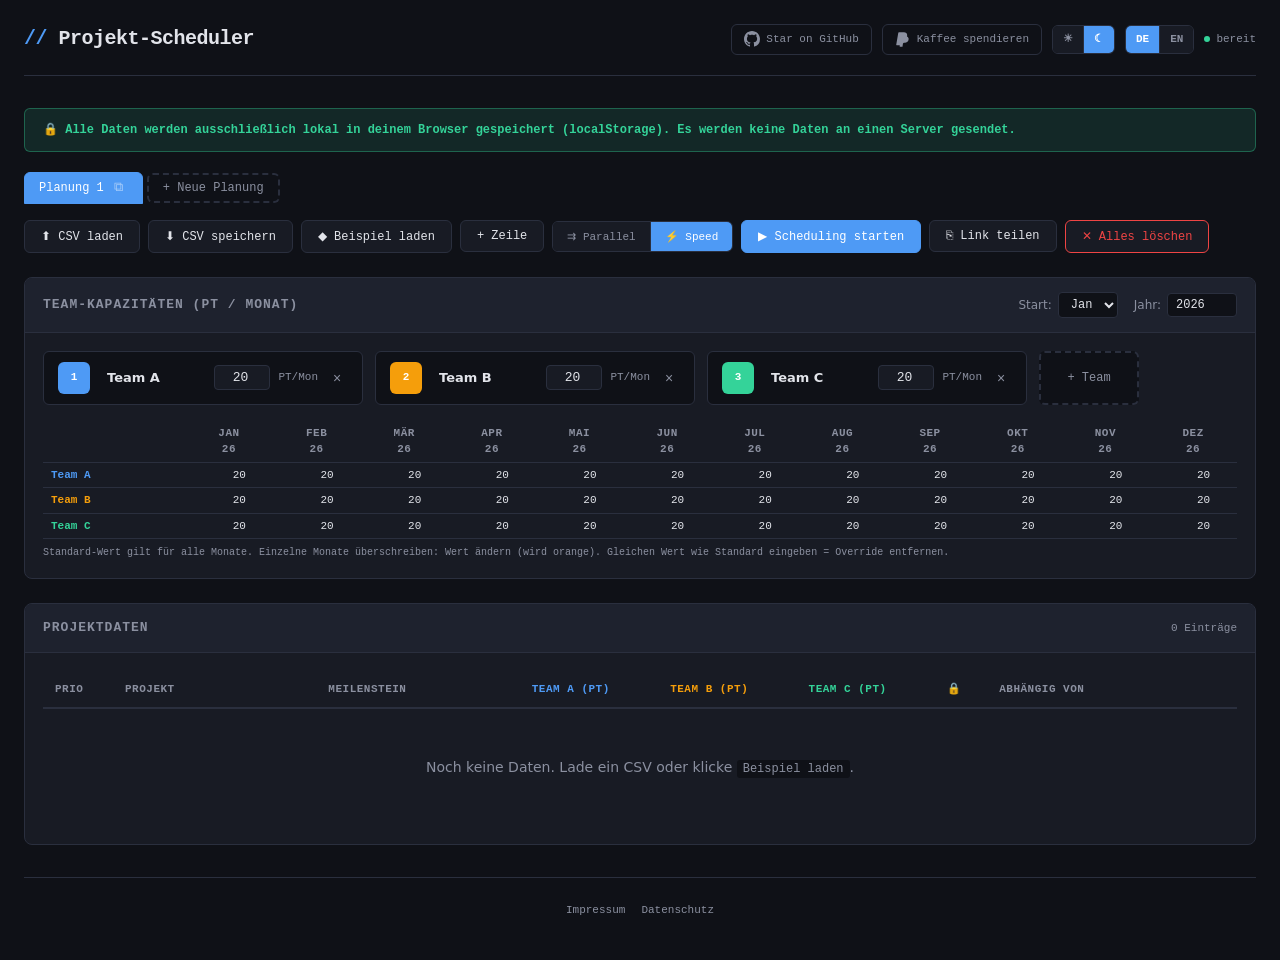
<file: index.html>
<!DOCTYPE html>
<html lang="de">
<head>
<meta charset="UTF-8">
<meta name="viewport" content="width=device-width, initial-scale=1.0">
<title>Projekt-Scheduler</title>
<link rel="stylesheet" href="style.css">
</head>
<body>
<div class="app">
  <div id="appHeader"></div>
  <div id="appDisclaimer"></div>
  <div id="planningBar"></div>
  <div id="appToolbar"></div>
  <div class="panels">
    <div class="panel">
      <div class="panel-header">
        <h2 id="panelCapTitle"></h2>
        <div class="settings-row">
          <label><span id="lblStart"></span><select id="startMonth"></select></label>
          <label><span id="lblYear"></span><input type="number" id="startYear" value="2026" style="width:70px"></label>
        </div>
      </div>
      <div class="panel-body">
        <div class="capacity-grid" id="capacityGrid"></div>
        <div id="capMonthlyGrid" style="margin-top:16px;"></div>
      </div>
    </div>
    <div class="panel">
      <div class="panel-header">
        <h2 id="panelDataTitle"></h2>
        <span style="font-size:11px;color:var(--text2);font-family:var(--mono)" id="rowCount"></span>
      </div>
      <div class="panel-body">
        <div class="table-wrap">
          <table><thead><tr id="tableHead"></tr></thead><tbody id="dataBody"></tbody></table>
          <div class="empty-state" id="emptyState"></div>
        </div>
      </div>
    </div>
    <div class="panel" id="ganttPanel" style="display:none">
      <div class="panel-header">
        <h2 id="panelGanttTitle"></h2>
        <span style="font-size:11px;color:var(--text2);font-family:var(--mono)" id="schedInfo"></span>
      </div>
      <div class="panel-body">
        <div class="gantt-container"><div class="gantt" id="ganttChart"></div><div class="capacity-overview" id="capOverview"></div></div>
      </div>
    </div>
    <div class="panel" id="warnPanel" style="display:none">
      <div class="panel-header"><h2 id="panelAnalysisTitle"></h2></div>
      <div class="panel-body"><ul class="warning-list" id="warnings"></ul></div>
    </div>
  </div>
  <footer id="appFooter"></footer>
</div>

<div class="modal-overlay" id="modalImpressum" onclick="if(event.target===this)closeModal('modalImpressum')">
  <div class="modal" id="modalImpressumContent"></div>
</div>
<div class="modal-overlay" id="modalDatenschutz" onclick="if(event.target===this)closeModal('modalDatenschutz')">
  <div class="modal" id="modalDatenschutzContent"></div>
</div>

<div class="toast" id="toast"></div>
<input type="file" id="csvInput" accept=".csv" onchange="importCSV(event)">

<script src="app.js"></script>
</body>
</html>
</file>
<file: style.css>
:root {
  --bg: #0f1117; --bg2: #181b24; --bg3: #1e222e;
  --border: #2a2f3e; --text: #e2e4ea; --text2: #8b90a0;
  --accent: #4e9af5; --accent2: #3b7dd8;
  --green: #34d399; --orange: #f59e0b; --red: #ef4444;
  --radius: 6px;
  --mono: 'SF Mono', 'Cascadia Code', 'Fira Code', Menlo, Consolas, 'Liberation Mono', monospace;
  --sans: -apple-system, BlinkMacSystemFont, 'Segoe UI', system-ui, Roboto, 'Helvetica Neue', Arial, sans-serif;
}
:root[data-theme="light"] {
  --bg: #f5f6f8; --bg2: #ffffff; --bg3: #ebedf2;
  --border: #d1d5de; --text: #1a1d27; --text2: #5f6577;
  --accent: #2563eb; --accent2: #1d4ed8;
  --green: #16a34a; --orange: #d97706; --red: #dc2626;
}
* { margin:0; padding:0; box-sizing:border-box; }
body { font-family:var(--sans); background:var(--bg); color:var(--text); min-height:100vh; line-height:1.5; }
.app { max-width:1440px; margin:0 auto; padding:24px; }

header { display:flex; align-items:center; justify-content:space-between; margin-bottom:32px; padding-bottom:20px; border-bottom:1px solid var(--border); flex-wrap:wrap; gap:12px; }
header h1 { font-family:var(--mono); font-size:20px; font-weight:700; letter-spacing:-0.5px; }
header h1 span { color:var(--accent); }
.header-right { display:flex; align-items:center; gap:10px; flex-wrap:wrap; }
.save-indicator { font-family:var(--mono); font-size:11px; color:var(--text2); display:flex; align-items:center; gap:6px; }
.save-dot { width:6px; height:6px; border-radius:50%; background:var(--green); transition:background .3s; }
.save-dot.saving { background:var(--orange); }
.header-link { font-family:var(--mono); font-size:11px; color:var(--text2); text-decoration:none; display:flex; align-items:center; gap:6px; padding:6px 12px; border:1px solid var(--border); border-radius:var(--radius); transition:all .2s; }
.header-link:hover { color:var(--text); border-color:var(--text2); background:var(--bg3); }
.header-link.paypal-link:hover { color:#0070ba; border-color:#0070ba; }
.lang-toggle { font-family:var(--mono); font-size:11px; font-weight:600; display:flex; border:1px solid var(--border); border-radius:var(--radius); overflow:hidden; }
.lang-toggle button { padding:5px 10px; border:none; background:var(--bg2); color:var(--text2); cursor:pointer; font:inherit; transition:all .15s; }
.lang-toggle button:not(:last-child) { border-right:1px solid var(--border); }
.lang-toggle button.active { background:var(--accent); color:#fff; }
.lang-toggle button:hover:not(.active) { color:var(--text); background:var(--bg3); }

.disclaimer-bar { font-family:var(--mono); font-size:12px; font-weight:600; color:var(--green); background:rgba(52,211,153,.12); border:1px solid rgba(52,211,153,.35); border-radius:var(--radius); padding:12px 18px; margin-bottom:20px; display:flex; align-items:center; gap:8px; }

/* ── Planning bar (tabs) ── */
.planning-bar { display:flex; gap:4px; margin-bottom:16px; flex-wrap:wrap; align-items:center; }
.planning-tab { font-family:var(--mono); font-size:12px; padding:6px 14px; border:1px solid var(--border); border-radius:var(--radius) var(--radius) 0 0; background:var(--bg2); color:var(--text2); cursor:pointer; display:flex; align-items:center; gap:6px; transition:all .15s; }
.planning-tab:hover { border-color:var(--text2); color:var(--text); }
.planning-tab.active { background:var(--accent); color:#fff; border-color:var(--accent); }
.planning-tab .tab-name { cursor:pointer; }
.planning-tab .tab-dup, .planning-tab .tab-del { width:18px; height:18px; border:none; background:none; color:inherit; cursor:pointer; border-radius:3px; font-size:13px; display:flex; align-items:center; justify-content:center; opacity:0.5; padding:0; font-family:var(--mono); }
.planning-tab .tab-dup:hover { opacity:1; background:rgba(255,255,255,.2); }
.planning-tab .tab-del:hover { opacity:1; background:rgba(239,68,68,.3); color:var(--red); }
.planning-tab.active .tab-del:hover { background:rgba(255,255,255,.2); color:#fff; }
.planning-add { font-family:var(--mono); font-size:12px; padding:6px 14px; border:2px dashed var(--border); border-radius:var(--radius); background:none; color:var(--text2); cursor:pointer; transition:all .15s; }
.planning-add:hover { border-color:var(--accent); color:var(--accent); }

.toolbar { display:flex; gap:8px; flex-wrap:wrap; margin-bottom:24px; align-items:center; }
.btn { font-family:var(--mono); font-size:12px; font-weight:500; padding:8px 16px; border:1px solid var(--border); border-radius:var(--radius); background:var(--bg2); color:var(--text); cursor:pointer; transition:all .15s; display:flex; align-items:center; gap:6px; white-space:nowrap; }
.btn:hover { border-color:var(--accent); color:var(--accent); }
.btn.primary { background:var(--accent); border-color:var(--accent); color:#fff; }
.btn.primary:hover { background:var(--accent2); }
.btn.danger { border-color:var(--red); color:var(--red); }
.btn.danger:hover { background:var(--red); color:#fff; }

.strategy-toggle { display:flex; gap:0; border:1px solid var(--border); border-radius:var(--radius); overflow:hidden; align-items:stretch; }
.strategy-toggle .btn { border:none; border-radius:0; margin:0; font-size:11px; padding:8px 14px; color:var(--text2); }
.strategy-toggle .btn:not(:last-child) { border-right:1px solid var(--border); }
.strategy-toggle .btn:hover { color:var(--text); background:var(--bg3); border-color:transparent; }
.strategy-toggle .btn.active { background:var(--accent); color:#fff; }

.parallel-n { display:flex; align-items:center; border-right:1px solid var(--border); background:rgba(78,154,245,.12); }
.pn-btn { width:22px; height:100%; border:none; background:none; color:var(--accent); cursor:pointer; font-size:14px; font-family:var(--mono); font-weight:700; line-height:1; padding:0; transition:background .15s; }
.pn-btn:hover:not(:disabled) { background:rgba(78,154,245,.2); }
.pn-btn:disabled { opacity:0.3; cursor:default; }
.pn-val { font-family:var(--mono); font-size:12px; font-weight:700; color:var(--accent); min-width:20px; text-align:center; padding:0 2px; }

.panels { display:grid; grid-template-columns:1fr; gap:24px; }
.panel { background:var(--bg2); border:1px solid var(--border); border-radius:8px; overflow:hidden; }
.panel-header { display:flex; align-items:center; justify-content:space-between; padding:14px 18px; border-bottom:1px solid var(--border); background:var(--bg3); flex-wrap:wrap; gap:8px; }
.panel-header h2 { font-family:var(--mono); font-size:13px; font-weight:600; text-transform:uppercase; letter-spacing:1px; color:var(--text2); }
.panel-body { padding:18px; }

.capacity-grid { display:flex; flex-wrap:wrap; gap:12px; align-items:stretch; }
.cap-card { display:flex; align-items:center; gap:8px; padding:10px 14px; background:var(--bg); border:1px solid var(--border); border-radius:var(--radius); flex:0 1 320px; position:relative; min-width:240px; }
.cap-badge { font-family:var(--mono); font-size:11px; font-weight:700; width:32px; height:32px; border-radius:6px; display:flex; align-items:center; justify-content:center; color:#fff; flex-shrink:0; cursor:pointer; }
.cap-name-input { flex:1; font-family:var(--sans); font-size:13px; font-weight:600; padding:4px 8px; border:1px solid transparent; border-radius:4px; background:transparent; color:var(--text); min-width:0; }
.cap-name-input:focus { outline:none; border-color:var(--accent); background:var(--bg); }
.cap-num-input { width:56px; font-family:var(--mono); font-size:13px; padding:4px 6px; border:1px solid var(--border); border-radius:4px; background:var(--bg2); color:var(--text); text-align:right; }
.cap-num-input:focus { outline:none; border-color:var(--accent); }
.cap-unit { font-family:var(--mono); font-size:11px; color:var(--text2); }
.cap-del { width:22px; height:22px; border:none; background:none; color:var(--text2); cursor:pointer; border-radius:4px; font-size:14px; display:flex; align-items:center; justify-content:center; flex-shrink:0; }
.cap-del:hover { background:var(--red); color:#fff; }
.cap-add { display:flex; align-items:center; justify-content:center; min-width:100px; flex:0 0 auto; padding:10px 20px; background:var(--bg); border:2px dashed var(--border); border-radius:var(--radius); cursor:pointer; font-family:var(--mono); font-size:12px; color:var(--text2); transition:all .15s; }
.cap-add:hover { border-color:var(--accent); color:var(--accent); }

/* ── Monthly capacity table (single merged block) ── */
.cap-monthly { overflow-x:auto; }
.cap-monthly table { border-collapse:collapse; font-family:var(--mono); font-size:11px; }
.cap-monthly th { padding:4px 6px; text-align:center; color:var(--text2); font-weight:600; min-width:56px; border-bottom:1px solid var(--border); white-space:nowrap; }
.cap-monthly th:first-child { text-align:left; position:sticky; left:0; background:var(--bg2); z-index:1; min-width:120px; }
.cap-monthly td { padding:2px; text-align:center; border-bottom:1px solid var(--border); }
.cap-monthly td:first-child { text-align:left; position:sticky; left:0; background:var(--bg2); z-index:1; padding:4px 8px; font-weight:600; }
.cap-monthly input { width:48px; font-family:var(--mono); font-size:11px; text-align:center; padding:3px 2px; border:1px solid transparent; border-radius:3px; background:transparent; color:var(--text); }
.cap-monthly input:hover { border-color:var(--border); }
.cap-monthly input:focus { outline:none; border-color:var(--accent); background:var(--bg); }
.cap-monthly input.override { color:var(--orange); font-weight:700; }
.cap-monthly-hint { font-family:var(--mono); font-size:10px; color:var(--text2); margin-top:6px; }

.settings-row { display:flex; align-items:center; gap:16px; flex-wrap:wrap; }
.settings-row label { font-size:12px; color:var(--text2); display:flex; align-items:center; gap:6px; }
.settings-row select, .settings-row input[type="number"] { font-family:var(--mono); font-size:12px; padding:4px 8px; border:1px solid var(--border); border-radius:4px; background:var(--bg); color:var(--text); }
.settings-row select:focus, .settings-row input:focus { outline:none; border-color:var(--accent); }

.table-wrap { overflow-x:auto; overflow-y:auto; max-height:70vh; margin:0 -18px; padding:0 18px; }
table { width:100%; border-collapse:collapse; font-size:13px; }
thead th { font-family:var(--mono); font-size:11px; font-weight:600; text-transform:uppercase; letter-spacing:.5px; color:var(--text2); text-align:left; padding:10px 12px; border-bottom:2px solid var(--border); white-space:nowrap; position:sticky; top:0; background:var(--bg2); z-index:2; }
tbody td { padding:8px 12px; border-bottom:1px solid var(--border); vertical-align:middle; }
tbody tr:hover { background:var(--bg3); }
td input { font-family:var(--mono); font-size:13px; padding:4px 8px; border:1px solid transparent; border-radius:4px; background:transparent; color:var(--text); width:100%; }
td input:hover { border-color:var(--border); }
td input:focus { outline:none; border-color:var(--accent); background:var(--bg); }
td input[type="number"] { width:70px; text-align:right; }
.row-del { width:28px; height:28px; border:none; background:none; color:var(--text2); cursor:pointer; border-radius:4px; font-size:16px; display:flex; align-items:center; justify-content:center; }
.row-del:hover { background:var(--red); color:#fff; }

.dep-select { font-family:var(--mono); font-size:11px; padding:3px 6px; border:1px solid var(--border); border-radius:4px; background:var(--bg); color:var(--text2); max-width:180px; cursor:pointer; }
.dep-select:focus { outline:none; border-color:var(--accent); color:var(--text); }
.dep-select option { background:var(--bg2); }

/* ── Banded project rows ── */
tbody tr.band-even { background:var(--bg2); }
tbody tr.band-odd { background:var(--bg); }
tbody tr.band-even:hover, tbody tr.band-odd:hover { background:var(--bg3); }

/* ── Project summary row ── */
.project-sum-row td { border-bottom:2px solid var(--border); padding:4px 12px; }
.sum-label { font-family:var(--mono); font-size:11px; font-weight:700; color:var(--text2); text-align:right; white-space:nowrap; }
.sum-value { font-family:var(--mono); font-size:11px; font-weight:700; color:var(--accent); text-align:right; }

/* ── Row action buttons ── */
.row-actions { display:flex; gap:2px; align-items:center; }
.row-insert { width:28px; height:28px; border:none; background:none; color:var(--text2); cursor:pointer; border-radius:4px; font-size:16px; display:flex; align-items:center; justify-content:center; font-family:var(--mono); font-weight:700; }
.row-insert:hover { background:var(--accent); color:#fff; }
.row-insert-project { font-family:var(--mono); font-size:10px; font-weight:600; padding:3px 8px; border:1px dashed var(--border); border-radius:4px; background:none; color:var(--text2); cursor:pointer; white-space:nowrap; transition:all .15s; }
.row-insert-project:hover { border-color:var(--accent); color:var(--accent); }

.ms-lock { width:28px; height:28px; border:none; background:none; cursor:pointer; border-radius:4px; font-size:14px; display:flex; align-items:center; justify-content:center; transition:all .15s; }
.ms-lock.locked { color:var(--orange); }
.ms-lock.unlocked { color:var(--green); }
.ms-lock:hover { background:var(--bg3); }
.ms-lock.first { color:var(--border); cursor:default; }

.prio-cell { display:flex; align-items:center; gap:2px; }
.prio-num { font-family:var(--mono); font-size:11px; font-weight:700; color:var(--text2); width:18px; text-align:center; }
.prio-btn { width:22px; height:18px; border:none; background:none; color:var(--text2); cursor:pointer; border-radius:3px; font-size:12px; display:flex; align-items:center; justify-content:center; padding:0; line-height:1; }
.prio-btn:hover { background:var(--accent); color:#fff; }
.prio-btn:disabled { opacity:0.15; cursor:default; background:none; color:var(--text2); }

.gantt-container { overflow-x:auto; padding-bottom:12px; }
.gantt { min-width:800px; }
.gantt-header { display:flex; border-bottom:2px solid var(--border); margin-left:220px; }
.gantt-month { flex:0 0 80px; font-family:var(--mono); font-size:11px; font-weight:600; color:var(--text2); text-align:center; padding:8px 0; border-left:1px solid var(--border); }
.gantt-row { display:flex; align-items:center; min-height:36px; border-bottom:1px solid var(--border); }
.gantt-label { flex:0 0 220px; font-size:12px; padding:4px 12px; display:flex; align-items:center; gap:8px; white-space:nowrap; overflow:hidden; text-overflow:ellipsis; }
.gantt-label .proj-tag { font-family:var(--mono); font-size:10px; font-weight:700; padding:2px 6px; border-radius:3px; background:var(--bg3); color:var(--text2); border:1px solid var(--border); flex-shrink:0; }
.gantt-bars { flex:1; display:flex; min-height:28px; position:relative; }
.gantt-cell { flex:0 0 80px; border-left:1px solid var(--border); min-height:28px; }
.gantt-bar { position:absolute; top:4px; height:20px; border-radius:3px; display:flex; align-items:center; justify-content:center; font-family:var(--mono); font-size:10px; font-weight:600; color:#fff; z-index:2; box-shadow:0 1px 3px rgba(0,0,0,.3); overflow:hidden; text-overflow:ellipsis; white-space:nowrap; padding:0 6px; }

.capacity-overview { margin-top:24px; min-width:800px; }
.cap-row { display:flex; align-items:center; margin-bottom:6px; }
.cap-row-label { flex:0 0 220px; font-family:var(--mono); font-size:11px; font-weight:600; padding:0 12px; display:flex; align-items:center; gap:6px; }
.cap-cells { display:flex; flex:1; }
/* no cursor:pointer — cells are informational only, edit via capacity panel above */
.cap-cell { flex:0 0 80px; border-left:1px solid var(--border); padding:2px 4px; height:24px; position:relative; }
.cap-cell.has-override::after { content:''; position:absolute; top:2px; right:2px; width:5px; height:5px; border-radius:50%; background:var(--orange); }
.cap-fill { height:100%; border-radius:2px; transition:width .3s; position:relative; }
.cap-pct { font-family:var(--mono); font-size:9px; font-weight:600; color:#fff; position:absolute; right:4px; top:50%; transform:translateY(-50%); text-shadow:0 1px 2px rgba(0,0,0,.5); }

.warning-list { list-style:none; padding:0; }
.warning-list li { font-size:12px; padding:6px 10px; margin-bottom:4px; border-radius:4px; display:flex; align-items:center; gap:8px; }
.warning-list li.over { background:rgba(239,68,68,.1); border:1px solid rgba(239,68,68,.3); color:var(--red); }
.warning-list li.ok { background:rgba(52,211,153,.1); border:1px solid rgba(52,211,153,.3); color:var(--green); }
.warning-list li.info { background:rgba(78,154,245,.1); border:1px solid rgba(78,154,245,.3); color:var(--accent); }

/* ── Bottleneck analysis ── */
.bottleneck-section { margin-top:16px; padding:10px 10px 6px !important; border:none !important; background:none !important; display:flex; flex-direction:column; gap:4px; }
.bottleneck-section strong { font-family:var(--mono); font-size:12px; text-transform:uppercase; letter-spacing:.5px; color:var(--accent); }
.bottleneck-hint { font-family:var(--mono); font-size:10px; color:var(--text2); }
.bottleneck-item { font-size:12px; padding:6px 10px; margin-bottom:4px; border-radius:4px; display:block; }
.bottleneck-item.improvement { background:rgba(78,154,245,.1); border:1px solid rgba(78,154,245,.3); color:var(--accent); }
.bottleneck-item.neutral { background:none; border:1px solid var(--border); color:var(--text2); }
.bottleneck-detail { font-family:var(--mono); font-size:10px; color:var(--text2); margin-top:3px; padding-left:22px; }

.empty-state { text-align:center; padding:48px 24px; color:var(--text2); font-size:14px; }
.empty-state code { font-family:var(--mono); background:var(--bg); padding:2px 6px; border-radius:3px; font-size:12px; }

input[type="file"] { display:none; }
.toast { position:fixed; bottom:24px; right:24px; background:var(--bg3); border:1px solid var(--border); padding:10px 18px; border-radius:var(--radius); font-family:var(--mono); font-size:12px; color:var(--green); opacity:0; transform:translateY(10px); transition:all .3s; z-index:100; pointer-events:none; display:flex; align-items:center; gap:12px; }
.toast.show { opacity:1; transform:translateY(0); }
.toast.show.has-action { pointer-events:auto; }
.toast-undo { background:var(--accent); color:#fff; border:none; padding:4px 10px; border-radius:var(--radius); font-family:var(--mono); font-size:11px; cursor:pointer; white-space:nowrap; transition:background .15s; }
.toast-undo:hover { filter:brightness(1.2); }

.app-footer { margin-top:32px; padding:16px 0; border-top:1px solid var(--border); text-align:center; font-family:var(--mono); font-size:11px; color:var(--text2); line-height:1.6; }
.footer-links { margin-top:8px; display:flex; justify-content:center; gap:16px; }
.footer-links a { color:var(--text2); text-decoration:none; font-family:var(--mono); font-size:11px; cursor:pointer; transition:color .15s; }
.footer-links a:hover { color:var(--accent); }

/* ── Theme toggle button ── */
.theme-toggle { font-family:var(--mono); font-size:11px; font-weight:600; display:flex; border:1px solid var(--border); border-radius:var(--radius); overflow:hidden; }
.theme-toggle button { padding:5px 10px; border:none; background:var(--bg2); color:var(--text2); cursor:pointer; font:inherit; transition:all .15s; }
.theme-toggle button:not(:last-child) { border-right:1px solid var(--border); }
.theme-toggle button.active { background:var(--accent); color:#fff; }
.theme-toggle button:hover:not(.active) { color:var(--text); background:var(--bg3); }

.modal-overlay { display:none; position:fixed; inset:0; background:rgba(0,0,0,.6); z-index:200; align-items:center; justify-content:center; backdrop-filter:blur(4px); }
.modal-overlay.open { display:flex; }
.modal { background:var(--bg2); border:1px solid var(--border); border-radius:10px; max-width:680px; width:90vw; max-height:80vh; overflow-y:auto; padding:32px; position:relative; }
.modal h2 { font-family:var(--mono); font-size:16px; font-weight:700; margin-bottom:16px; color:var(--text); }
.modal h3 { font-family:var(--mono); font-size:13px; font-weight:600; margin:20px 0 8px; color:var(--accent); }
.modal p, .modal li { font-size:13px; line-height:1.7; color:var(--text2); margin-bottom:8px; }
.modal ul { padding-left:20px; }
.modal a { color:var(--accent); }
.modal-close { position:sticky; top:0; float:right; width:32px; height:32px; border:none; background:var(--bg3); color:var(--text2); border-radius:6px; font-size:18px; cursor:pointer; display:flex; align-items:center; justify-content:center; z-index:1; }
.modal-close:hover { background:var(--red); color:#fff; }
.placeholder { background:var(--bg); border:1px dashed var(--orange); border-radius:4px; padding:8px 12px; font-family:var(--mono); font-size:12px; color:var(--orange); margin:8px 0; }

::-webkit-scrollbar { width:6px; height:6px; }
::-webkit-scrollbar-track { background:var(--bg); }
::-webkit-scrollbar-thumb { background:var(--border); border-radius:3px; }
::-webkit-scrollbar-thumb:hover { background:var(--text2); }

/* ── Light mode overrides for elements with hardcoded colors ── */
:root[data-theme="light"] .gantt-bar { box-shadow:0 1px 3px rgba(0,0,0,.15); }
:root[data-theme="light"] .disclaimer-bar { background:rgba(22,163,74,.1); border-color:rgba(22,163,74,.4); }
:root[data-theme="light"] .modal-overlay { background:rgba(0,0,0,.35); }
:root[data-theme="light"] .toast { background:var(--bg2); border-color:var(--border); }
:root[data-theme="light"] .parallel-n { background:rgba(37,99,235,.08); }
:root[data-theme="light"] .dep-select option { background:var(--bg2); }

@media (max-width:768px) { .app { padding:12px; } header { flex-direction:column; align-items:flex-start; } .toolbar { gap:4px; } .btn { padding:6px 10px; font-size:11px; } }
</file>
